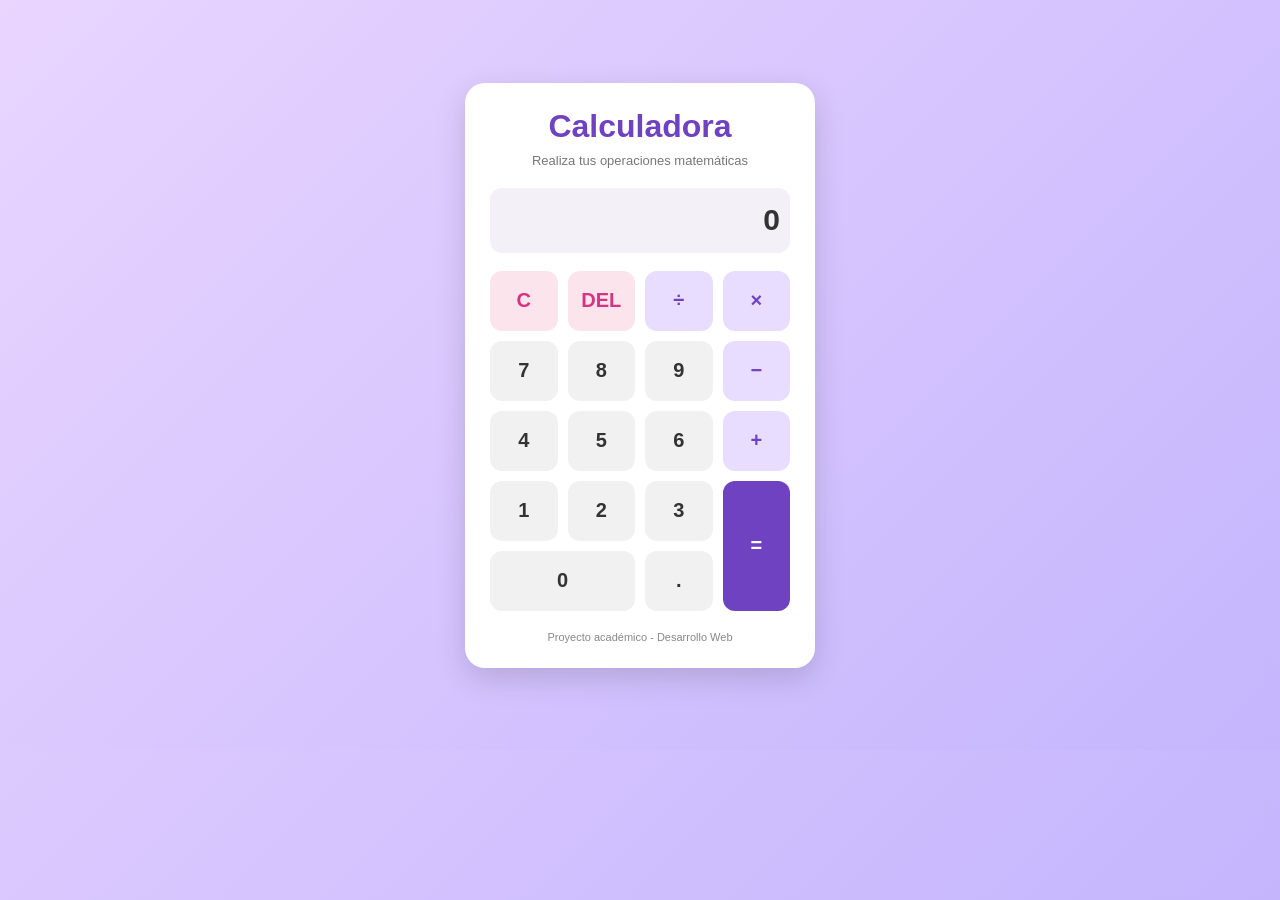
<file: index.html>
<!DOCTYPE html>
<html lang="es">
<head>
    <meta charset="UTF-8">
    <meta name="viewport" content="width=device-width, initial-scale=1.0">
    <title>Calculadora Web</title>

    <link rel="stylesheet" href="calculadora-web/styles.css">
</head>

<body>

    <iframe
        src="calculadora-web/index.html"
        width="100%"
        height="750"
        style="border: none;">
    </iframe>

</body>
</html>
</file>
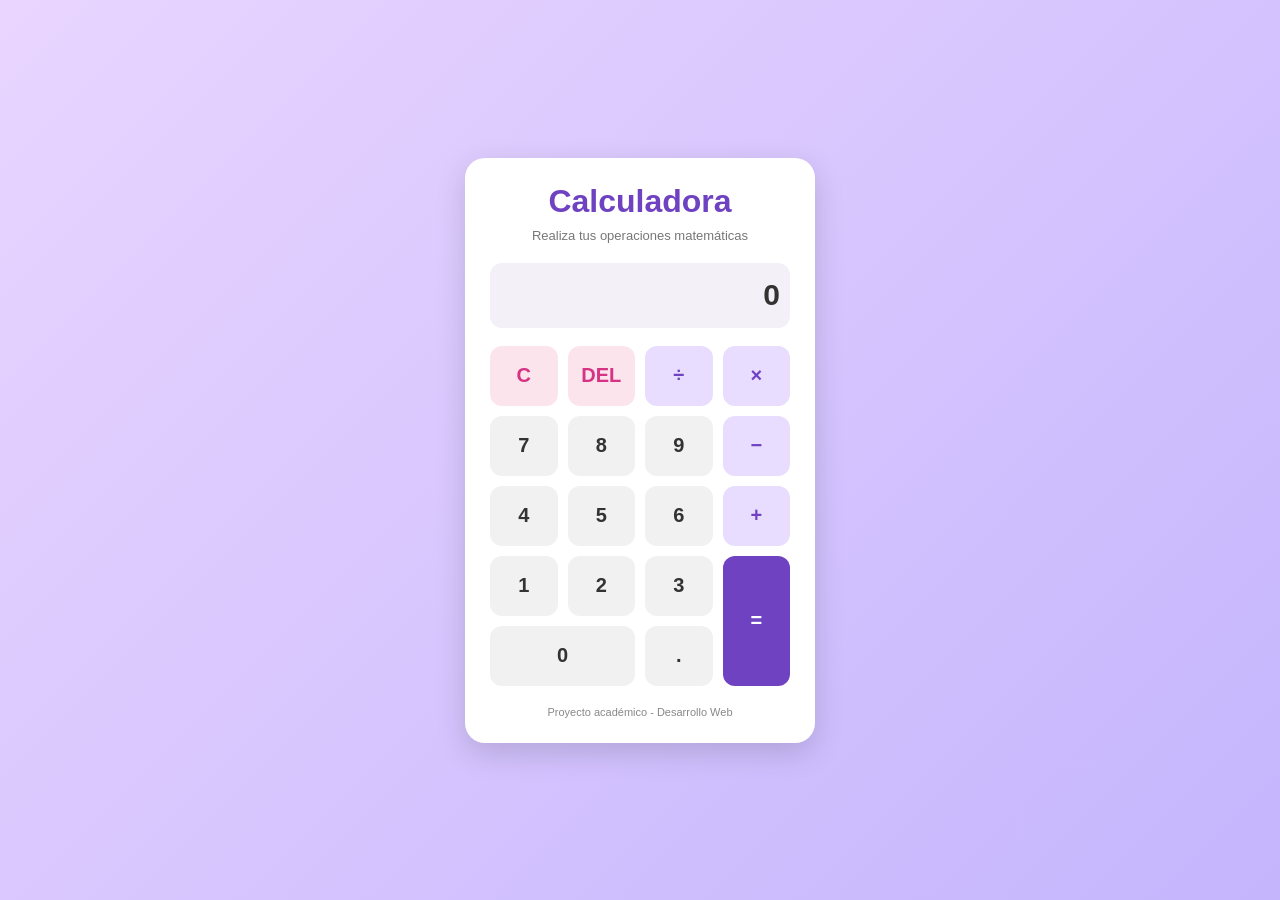
<file: calculadora-web/index.html>
<!-- Proyecto de calculadora web grupal -->
<!DOCTYPE html>
<html lang="es">
<head>
    <meta charset="UTF-8">
    <meta name="viewport" content="width=device-width, initial-scale=1.0">

    <title>Mi Calculadora Web</title>

    <!-- Conexión con el archivo CSS -->
    <link rel="stylesheet" href="styles.css">
</head>

<body>

    <main class="contenedor">
        <div class="calculadora">

            <!-- Título -->
            <h1>Calculadora</h1>
            <p class="subtitulo">Realiza tus operaciones matemáticas</p>

            <!-- Pantalla de la calculadora -->
            <input
                type="text"
                id="pantalla"
                class="pantalla"
                value="0"
                readonly
                aria-label="Resultado de la operación"
            >

            <!-- Botones -->
            <div class="botones">

                <button class="especial" onclick="limpiar()">C</button>
                <button class="especial" onclick="borrar()">DEL</button>
                <button class="operador" onclick="agregar('/')">÷</button>
                <button class="operador" onclick="agregar('*')">×</button>

                <button onclick="agregar('7')">7</button>
                <button onclick="agregar('8')">8</button>
                <button onclick="agregar('9')">9</button>
                <button class="operador" onclick="agregar('-')">−</button>

                <button onclick="agregar('4')">4</button>
                <button onclick="agregar('5')">5</button>
                <button onclick="agregar('6')">6</button>
                <button class="operador" onclick="agregar('+')">+</button>

                <button onclick="agregar('1')">1</button>
                <button onclick="agregar('2')">2</button>
                <button onclick="agregar('3')">3</button>
                <button class="igual" onclick="calcular()">=</button>

                <button class="cero" onclick="agregar('0')">0</button>
                <button onclick="agregar('.')">.</button>

            </div>

            <!-- Pie de página -->
            <p class="pie">Proyecto académico - Desarrollo Web</p>

        </div>
    </main>

    <!-- Conexión con el archivo JavaScript -->
    <script src="script.js"></script>

</body>
</html>
</file>
<file: calculadora-web/styles.css>
/*Programación de operaciones matemáticas*/
/* Configuración general de la página */
* {
    margin: 0;
    padding: 0;
    box-sizing: border-box;
}

/* Fondo de la página */
body {
    font-family: Arial, sans-serif;
    background: linear-gradient(135deg, #e9d5ff, #c4b5fd);
    min-height: 100vh;
}

/* Centrar la calculadora */
.contenedor {
    display: flex;
    justify-content: center;
    align-items: center;
    min-height: 100vh;
    padding: 20px;
}

/* Diseño principal */
.calculadora {
    background-color: #ffffff;
    width: 100%;
    max-width: 350px;
    padding: 25px;
    border-radius: 20px;
    box-shadow: 0 10px 30px rgba(0, 0, 0, 0.15);
}

/* Título */
h1 {
    text-align: center;
    color: #6f42c1;
    margin-bottom: 8px;
}

.subtitulo {
    text-align: center;
    color: #777777;
    font-size: 13px;
    margin-bottom: 20px;
}

/* Pantalla */
.pantalla {
    width: 100%;
    height: 65px;
    background-color: #f3f0f8;
    border: none;
    border-radius: 12px;
    margin-bottom: 18px;
    padding: 10px;
    text-align: right;
    font-size: 30px;
    font-weight: bold;
    color: #333333;
}

/* Distribución de botones */
.botones {
    display: grid;
    grid-template-columns: repeat(4, 1fr);
    gap: 10px;
}

/* Botones generales */
button {
    height: 60px;
    border: none;
    border-radius: 12px;
    background-color: #f1f1f1;
    color: #333333;
    font-size: 20px;
    font-weight: bold;
    cursor: pointer;
    transition: 0.2s;
}

/* Efecto al pasar el cursor */
button:hover {
    background-color: #dddddd;
    transform: scale(1.04);
}

/* Operadores matemáticos */
.operador {
    background-color: #e9ddff;
    color: #6f42c1;
}

/* Botones especiales */
.especial {
    background-color: #fce4ec;
    color: #d63384;
}

/* Botón de resultado */
.igual {
    background-color: #6f42c1;
    color: white;
    grid-row: span 2;
    height: auto;
}

.igual:hover {
    background-color: #59349c;
}

/* Botón cero */
.cero {
    grid-column: span 2;
}

/* Pie de página */
.pie {
    text-align: center;
    color: #888888;
    font-size: 11px;
    margin-top: 20px;
}

/* Adaptación para celulares */
@media (max-width: 400px) {
    .calculadora {
        padding: 18px;
    }

    button {
        height: 55px;
    }
}
</file>
